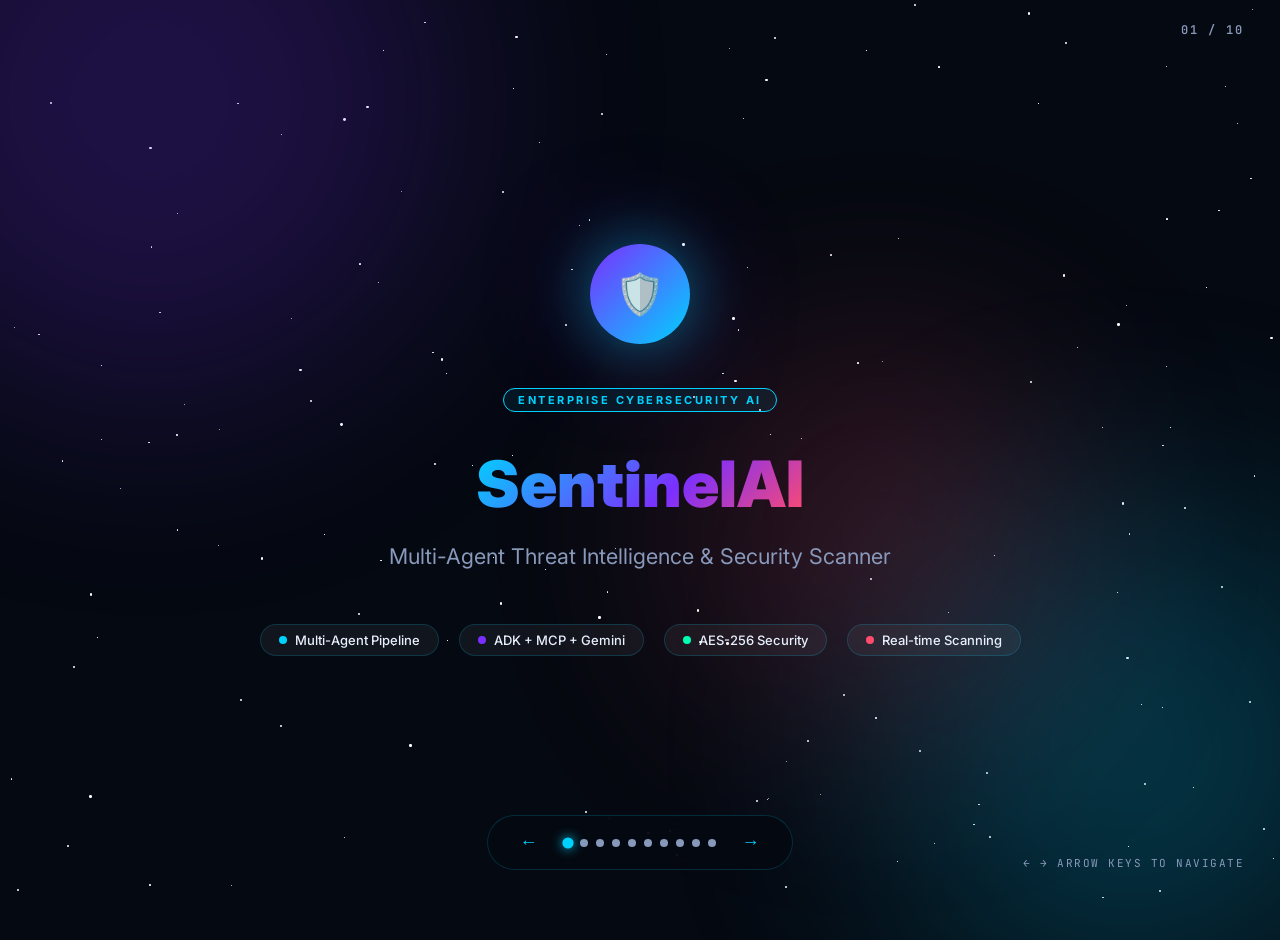
<file: index.html>
<!DOCTYPE html>
<html lang="en">
<head>
  <meta charset="UTF-8" />
  <meta name="viewport" content="width=device-width, initial-scale=1.0" />
  <title>SentinelAI – Enterprise Multi-Agent Threat Intelligence</title>
  <link rel="preconnect" href="https://fonts.googleapis.com" />
  <link href="https://fonts.googleapis.com/css2?family=Inter:wght@300;400;500;600;700;800;900&family=JetBrains+Mono:wght@400;600&display=swap" rel="stylesheet" />
  <style>
    *, *::before, *::after { box-sizing: border-box; margin: 0; padding: 0; }
    :root {
      --bg: #050911;
      --surface: rgba(255,255,255,0.04);
      --border: rgba(0,210,255,0.18);
      --accent1: #00d2ff;
      --accent2: #7b2fff;
      --accent3: #ff4b6e;
      --accent4: #00ffb3;
      --text: #e8f0fe;
      --muted: #8899bb;
      --card-bg: rgba(10,18,40,0.72);
    }
    html, body { width:100%;height:100%;background:var(--bg);font-family:'Inter',sans-serif;color:var(--text);overflow:hidden; }
    #stars { position:fixed;inset:0;z-index:0;pointer-events:none;overflow:hidden; }
    .star { position:absolute;border-radius:50%;background:white;animation:twinkle 4s infinite alternate; }
    @keyframes twinkle { 0%{opacity:.15;transform:scale(1)} 100%{opacity:.9;transform:scale(1.4)} }
    .blob { position:fixed;border-radius:50%;filter:blur(120px);opacity:.22;pointer-events:none;z-index:0;animation:drift 14s ease-in-out infinite alternate; }
    .blob1 { width:600px;height:600px;background:var(--accent2);top:-200px;left:-150px; }
    .blob2 { width:500px;height:500px;background:var(--accent1);bottom:-100px;right:-100px;animation-delay:-7s; }
    .blob3 { width:350px;height:350px;background:var(--accent3);top:40%;left:55%;animation-delay:-3s; }
    @keyframes drift { 0%{transform:translate(0,0) scale(1)} 100%{transform:translate(40px,30px) scale(1.08)} }
    #deck { position:relative;z-index:2;width:100%;height:100vh; }
    .slide { position:absolute;inset:0;display:flex;flex-direction:column;align-items:center;justify-content:center;padding:48px 80px;opacity:0;pointer-events:none;transition:opacity .55s cubic-bezier(.4,0,.2,1),transform .55s cubic-bezier(.4,0,.2,1);transform:translateY(40px); }
    .slide.active { opacity:1;pointer-events:all;transform:translateY(0); }
    .slide-num { position:absolute;top:22px;right:36px;font-size:12px;color:var(--muted);font-weight:600;letter-spacing:2px;font-family:'JetBrains Mono',monospace; }
    .tag { display:inline-block;padding:4px 14px;border-radius:99px;border:1px solid var(--accent1);color:var(--accent1);font-size:11px;font-weight:700;letter-spacing:2.5px;text-transform:uppercase;margin-bottom:18px;background:rgba(0,210,255,.07); }
    h1 { font-size:clamp(2.6rem,5vw,4.2rem);font-weight:900;line-height:1.05; }
    h2 { font-size:clamp(1.8rem,3vw,2.8rem);font-weight:800;line-height:1.1;margin-bottom:8px; }
    h3 { font-size:1.15rem;font-weight:700;margin-bottom:6px; }
    p { line-height:1.75;color:var(--muted); }
    .gradient-text { background:linear-gradient(135deg,var(--accent1) 0%,var(--accent2) 60%,var(--accent3) 100%);-webkit-background-clip:text;-webkit-text-fill-color:transparent;background-clip:text; }
    .glass { background:var(--card-bg);border:1px solid var(--border);border-radius:20px;backdrop-filter:blur(22px);-webkit-backdrop-filter:blur(22px); }
    #nav { position:fixed;bottom:30px;left:50%;transform:translateX(-50%);display:flex;align-items:center;gap:16px;background:rgba(5,9,17,.75);border:1px solid var(--border);border-radius:99px;padding:10px 22px;backdrop-filter:blur(20px);z-index:10; }
    #nav button { background:none;border:none;cursor:pointer;padding:6px 10px;color:var(--accent1);font-size:18px;border-radius:8px;transition:background .2s; }
    #nav button:hover { background:rgba(0,210,255,.12); }
    #progress-dots { display:flex;gap:8px;align-items:center; }
    .dot { width:8px;height:8px;border-radius:50%;background:var(--muted);cursor:pointer;transition:all .3s; }
    .dot.active { background:var(--accent1);transform:scale(1.4);box-shadow:0 0 8px var(--accent1); }
    #hint { position:fixed;bottom:30px;right:36px;color:var(--muted);font-size:11px;letter-spacing:1.5px;font-family:'JetBrains Mono',monospace;z-index:10; }
    /* Slide 1 */
    #s1 { text-align:center;gap:20px; }
    .logo-ring { width:100px;height:100px;border-radius:50%;background:linear-gradient(135deg,var(--accent2),var(--accent1));display:flex;align-items:center;justify-content:center;font-size:40px;margin:0 auto 24px;box-shadow:0 0 60px rgba(0,210,255,.45),0 0 120px rgba(123,47,255,.3);animation:pulse-ring 3s ease-in-out infinite; }
    @keyframes pulse-ring { 0%,100%{box-shadow:0 0 40px rgba(0,210,255,.4),0 0 80px rgba(123,47,255,.25)} 50%{box-shadow:0 0 80px rgba(0,210,255,.7),0 0 140px rgba(123,47,255,.5)} }
    .chip { display:flex;align-items:center;gap:8px;background:rgba(255,255,255,.05);border:1px solid var(--border);border-radius:99px;padding:7px 18px;font-size:13px;font-weight:500; }
    .chip-dot { width:8px;height:8px;border-radius:50%; }
    /* Slide 2 */
    .problem-grid { display:grid;grid-template-columns:1fr 1fr 1fr;gap:22px;width:100%;max-width:1100px;margin-top:32px; }
    .pcard { padding:28px 24px;border-radius:18px;border:1px solid var(--border);background:var(--card-bg);backdrop-filter:blur(20px);transition:transform .3s,border-color .3s; }
    .pcard:hover { transform:translateY(-6px);border-color:var(--accent1); }
    .pcard .icon { font-size:34px;margin-bottom:14px; }
    .stat { font-size:2.4rem;font-weight:900; }
    .stat-label { font-size:13px;color:var(--muted);margin-top:4px; }
    /* Slide 3 */
    .who-grid { display:grid;grid-template-columns:repeat(3,1fr);gap:20px;width:100%;max-width:1100px;margin-top:28px; }
    .who-card { padding:26px 22px;border-radius:18px;border:1px solid rgba(255,255,255,.08);background:var(--card-bg);backdrop-filter:blur(18px);transition:transform .3s,border-color .3s; }
    .who-card:hover { transform:translateY(-5px); }
    .who-card.c1:hover { border-color:var(--accent1); }
    .who-card.c2:hover { border-color:var(--accent2); }
    .who-card.c3:hover { border-color:var(--accent3); }
    .who-card.c4:hover { border-color:var(--accent4); }
    .who-card.c5:hover { border-color:#ffc800; }
    .who-card.c6:hover { border-color:#ff7832; }
    .who-icon { font-size:30px;margin-bottom:12px; }
    /* Slide 4 */
    .why-wrap { display:grid;grid-template-columns:1fr 1fr;gap:28px;width:100%;max-width:1000px;margin-top:28px; }
    .why-item { display:flex;gap:18px;align-items:flex-start;padding:22px;border-radius:16px;background:var(--card-bg);border:1px solid var(--border);backdrop-filter:blur(18px); }
    .why-bar { width:4px;border-radius:4px;flex-shrink:0;align-self:stretch; }
    /* Slide 5 */
    .arch-wrap { width:100%;max-width:1100px;margin-top:24px; }
    .pipeline { display:flex;align-items:stretch;gap:0;border-radius:18px;overflow:hidden;border:1px solid var(--border); }
    .pipe-stage { flex:1;padding:24px 18px;border-right:1px solid var(--border);background:var(--card-bg);text-align:center;transition:background .3s; }
    .pipe-stage:last-child { border-right:none; }
    .pipe-stage:hover { background:rgba(0,210,255,.07); }
    .pipe-num { font-size:11px;color:var(--accent1);font-weight:700;letter-spacing:2px;margin-bottom:8px; }
    .pipe-icon { font-size:28px;margin-bottom:10px; }
    .pipe-title { font-weight:700;font-size:.95rem;margin-bottom:6px; }
    .pipe-desc { font-size:.78rem;color:var(--muted);line-height:1.5; }
    .tech-row { display:flex;flex-wrap:wrap;gap:12px;margin-top:22px; }
    .tech-badge { padding:8px 18px;border-radius:99px;font-size:13px;font-weight:600;background:rgba(255,255,255,.05);border:1px solid var(--border); }
    /* Slide 6 */
    .agents-layout { display:flex;gap:28px;width:100%;max-width:1100px;margin-top:24px;align-items:flex-start; }
    .coord-card { background:linear-gradient(135deg,rgba(123,47,255,.25),rgba(0,210,255,.1));border:1px solid var(--accent2);border-radius:18px;padding:26px 20px;text-align:center;box-shadow:0 0 40px rgba(123,47,255,.25);width:220px;flex-shrink:0; }
    .workers-grid { flex:1;display:grid;grid-template-columns:1fr 1fr;gap:16px; }
    .worker-card { padding:20px 18px;border-radius:14px;background:var(--card-bg);border:1px solid var(--border);backdrop-filter:blur(16px);transition:border-color .3s,transform .3s; }
    .worker-card:hover { border-color:var(--accent1);transform:translateY(-4px); }
    .worker-label { font-size:10px;font-weight:700;letter-spacing:2px;color:var(--accent1);margin-bottom:6px; }
    /* Slide 7 */
    .tech-trio { display:grid;grid-template-columns:1fr 1fr 1fr;gap:24px;width:100%;max-width:1060px;margin-top:28px; }
    .trio-card { padding:30px 24px;border-radius:20px;background:var(--card-bg);border:1px solid var(--border);backdrop-filter:blur(20px);transition:transform .3s,border-color .3s,box-shadow .3s;text-align:center; }
    .trio-card:hover { transform:translateY(-8px); }
    .trio-card.adk:hover { border-color:var(--accent2);box-shadow:0 8px 40px rgba(123,47,255,.25); }
    .trio-card.mcp:hover { border-color:var(--accent1);box-shadow:0 8px 40px rgba(0,210,255,.25); }
    .trio-card.gem:hover { border-color:var(--accent4);box-shadow:0 8px 40px rgba(0,255,179,.25); }
    .trio-icon { font-size:44px;margin-bottom:16px; }
    .feat-list { list-style:none;margin-top:14px;text-align:left; }
    .feat-list li { font-size:13px;color:var(--muted);padding:5px 0;border-bottom:1px solid rgba(255,255,255,.05);display:flex;gap:8px;align-items:baseline; }
    .feat-list li::before { content:'▸';color:var(--accent1);flex-shrink:0; }
    /* Slide 8 */
    .tools-grid { display:grid;grid-template-columns:1fr 1fr;gap:24px;width:100%;max-width:1000px;margin-top:28px; }
    .tool-section { padding:26px 22px;border-radius:18px;background:var(--card-bg);border:1px solid var(--border);backdrop-filter:blur(18px); }
    .tool-item { display:flex;align-items:flex-start;gap:14px;padding:12px 0;border-bottom:1px solid rgba(255,255,255,.05); }
    .tool-item:last-child { border-bottom:none; }
    .tool-icon { font-size:22px;flex-shrink:0;margin-top:2px; }
    /* Slide 9 */
    .sec-grid { display:grid;grid-template-columns:1fr 1fr;gap:24px;width:100%;max-width:1000px;margin-top:28px; }
    .sec-card { padding:26px 22px;border-radius:18px;background:var(--card-bg);border:1px solid var(--border);backdrop-filter:blur(18px); }
    .sec-item { display:flex;gap:14px;align-items:flex-start;padding:11px 0;border-bottom:1px solid rgba(255,255,255,.05); }
    .sec-item:last-child { border-bottom:none; }
    .check { color:var(--accent4);font-size:16px;flex-shrink:0;margin-top:2px; }
    /* Slide 10 */
    #s10 { text-align:center;gap:24px; }
    .outro-grid { display:flex;gap:22px;flex-wrap:wrap;justify-content:center;margin-top:16px; }
    .outro-card { padding:22px 28px;border-radius:18px;background:var(--card-bg);border:1px solid var(--border);backdrop-filter:blur(18px);min-width:200px; }
    .outro-val { font-size:2rem;font-weight:900; }
    .cta-btn { display:inline-block;padding:14px 40px;border-radius:99px;font-weight:700;font-size:15px;cursor:pointer;background:linear-gradient(135deg,var(--accent2),var(--accent1));color:white;border:none;margin-top:24px;box-shadow:0 4px 30px rgba(0,210,255,.35);text-decoration:none;transition:transform .2s,box-shadow .2s; }
    .cta-btn:hover { transform:translateY(-3px);box-shadow:0 8px 40px rgba(0,210,255,.5); }
    .cta-btn-outline { display:inline-block;padding:14px 40px;border-radius:99px;font-weight:700;font-size:15px;cursor:pointer;background:transparent;color:var(--accent1);border:2px solid var(--accent1);margin-top:24px;margin-right:16px;text-decoration:none;transition:transform .2s,background .2s,box-shadow .2s; }
    .cta-btn-outline:hover { transform:translateY(-3px);background:rgba(0,210,255,.1);box-shadow:0 8px 40px rgba(0,210,255,.3); }
    /* Architecture Modal */
    #arch-modal { display:none;position:fixed;inset:0;z-index:100;background:rgba(5,9,17,.92);backdrop-filter:blur(12px);overflow-y:auto;padding:40px 20px; }
    #arch-modal.open { display:flex;flex-direction:column;align-items:center; }
    .modal-inner { width:100%;max-width:1100px;position:relative; }
    .modal-close { position:fixed;top:24px;right:32px;background:rgba(255,255,255,.08);border:1px solid var(--border);color:var(--text);font-size:22px;width:44px;height:44px;border-radius:50%;cursor:pointer;display:flex;align-items:center;justify-content:center;transition:background .2s,transform .2s;z-index:101; }
    .modal-close:hover { background:rgba(255,75,110,.2);transform:scale(1.1); }
    .modal-title { font-size:clamp(1.6rem,3vw,2.4rem);font-weight:800;margin-bottom:8px;text-align:center; }
    .modal-sub { color:var(--muted);text-align:center;margin-bottom:36px; }
    /* Diagram sections */
    .diag-section { margin-bottom:40px; }
    .diag-section-title { font-size:1rem;font-weight:700;color:var(--accent1);letter-spacing:2px;text-transform:uppercase;margin-bottom:16px;display:flex;align-items:center;gap:10px; }
    .diag-section-title::after { content:'';flex:1;height:1px;background:var(--border); }
    /* Pipeline diagram */
    .diag-pipeline { display:flex;align-items:stretch;gap:0;border-radius:18px;overflow:hidden;border:1px solid var(--border);margin-bottom:8px; }
    .diag-stage { flex:1;padding:22px 16px;border-right:1px solid var(--border);background:var(--card-bg);text-align:center;position:relative; }
    .diag-stage:last-child { border-right:none; }
    .diag-stage-num { font-size:10px;color:var(--accent1);font-weight:700;letter-spacing:2px;margin-bottom:8px;font-family:'JetBrains Mono',monospace; }
    .diag-stage-icon { font-size:30px;margin-bottom:10px; }
    .diag-stage-name { font-weight:700;font-size:.88rem;margin-bottom:6px; }
    .diag-stage-detail { font-size:.72rem;color:var(--muted);line-height:1.5; }
    .diag-arrow { display:flex;align-items:center;justify-content:center;font-size:20px;color:var(--accent1);padding:0 4px;flex-shrink:0;align-self:center; }
    /* Agent hierarchy */
    .diag-hierarchy { display:flex;flex-direction:column;align-items:center;gap:0; }
    .diag-coord { background:linear-gradient(135deg,rgba(123,47,255,.3),rgba(0,210,255,.15));border:2px solid var(--accent2);border-radius:18px;padding:20px 32px;text-align:center;box-shadow:0 0 40px rgba(123,47,255,.3);width:280px; }
    .diag-coord-label { font-size:10px;color:var(--accent2);font-weight:700;letter-spacing:2px;margin-bottom:6px; }
    .diag-connector { width:2px;height:30px;background:linear-gradient(180deg,var(--accent2),var(--accent1));margin:0 auto;opacity:.6; }
    .diag-workers-row { display:flex;gap:16px;justify-content:center;width:100%; }
    .diag-worker { background:var(--card-bg);border:1px solid var(--border);border-radius:14px;padding:18px 16px;text-align:center;flex:1;max-width:240px;transition:border-color .2s; }
    .diag-worker:hover { border-color:var(--accent1); }
    .diag-worker-label { font-size:10px;color:var(--accent1);font-weight:700;letter-spacing:1.5px;margin-bottom:6px; }
    .diag-worker-icon { font-size:26px;margin-bottom:8px; }
    .diag-worker-name { font-weight:700;font-size:.85rem;margin-bottom:4px; }
    .diag-worker-desc { font-size:.72rem;color:var(--muted);line-height:1.5; }
    .diag-branch-line { display:flex;justify-content:center;gap:16px;height:30px;position:relative; }
    .diag-branch-line::before { content:'';position:absolute;top:0;left:calc(12.5% + 8px);right:calc(12.5% + 8px);height:1px;background:linear-gradient(90deg,transparent,var(--accent1),transparent);opacity:.5; }
    .diag-branch-line .vline { width:1px;height:100%;background:var(--accent1);opacity:.4;flex:1;max-width:calc(25% - 8px); }
    /* Tech stack diagram */
    .diag-stack { display:grid;grid-template-columns:repeat(3,1fr);gap:16px; }
    .diag-layer { padding:20px;border-radius:14px;border:1px solid var(--border);background:var(--card-bg);backdrop-filter:blur(16px); }
    .diag-layer-title { font-size:.78rem;font-weight:700;letter-spacing:1.5px;text-transform:uppercase;margin-bottom:12px; }
    .diag-badge-row { display:flex;flex-wrap:wrap;gap:8px; }
    .diag-badge { padding:5px 12px;border-radius:99px;font-size:11px;font-weight:600;background:rgba(255,255,255,.06);border:1px solid var(--border); }
    /* Data flow */
    .diag-flow { display:flex;align-items:center;gap:0;overflow-x:auto;padding-bottom:8px; }
    .diag-flow-node { background:var(--card-bg);border:1px solid var(--border);border-radius:12px;padding:14px 16px;text-align:center;min-width:130px;flex-shrink:0; }
    .diag-flow-node-icon { font-size:22px;margin-bottom:6px; }
    .diag-flow-node-name { font-size:.78rem;font-weight:700;margin-bottom:4px; }
    .diag-flow-node-sub { font-size:.68rem;color:var(--muted); }
    .diag-flow-arrow { color:var(--accent1);font-size:18px;padding:0 8px;flex-shrink:0; }
  </style>
</head>
<body>
<div id="stars"></div>
<div class="blob blob1"></div>
<div class="blob blob2"></div>
<div class="blob blob3"></div>

<div id="deck">

  <!-- SLIDE 1: TITLE -->
  <div class="slide active" id="s1">
    <div class="slide-num">01 / 10</div>
    <div class="logo-ring">🛡️</div>
    <div class="tag">Enterprise Cybersecurity AI</div>
    <h1 class="gradient-text">SentinelAI</h1>
    <h2 style="font-size:1.35rem;font-weight:400;color:var(--muted);margin-top:8px">Multi-Agent Threat Intelligence &amp; Security Scanner</h2>
    <div style="display:flex;gap:20px;flex-wrap:wrap;justify-content:center;margin-top:28px">
      <div class="chip"><span class="chip-dot" style="background:var(--accent1)"></span>Multi-Agent Pipeline</div>
      <div class="chip"><span class="chip-dot" style="background:var(--accent2)"></span>ADK + MCP + Gemini</div>
      <div class="chip"><span class="chip-dot" style="background:var(--accent4)"></span>AES-256 Security</div>
      <div class="chip"><span class="chip-dot" style="background:var(--accent3)"></span>Real-time Scanning</div>
    </div>
  </div>

  <!-- SLIDE 2: PROBLEM -->
  <div class="slide" id="s2">
    <div class="slide-num">02 / 10</div>
    <div class="tag">The Problem</div>
    <h2>What Problem Exists?</h2>
    <p style="max-width:680px;text-align:center">Cyber threats escalate at unprecedented speed while organisations rely on fragmented, manual, slow security tools that cannot keep pace with the modern threat landscape.</p>
    <div class="problem-grid">
      <div class="pcard">
        <div class="icon">💸</div>
        <div class="stat gradient-text">$4.88M</div>
        <div class="stat-label">Average cost of a data breach in 2024 (IBM)</div>
        <p style="margin-top:12px;font-size:13px">Organisations lack automated, intelligent tools to detect vulnerabilities before attackers do.</p>
      </div>
      <div class="pcard">
        <div class="icon">⏱️</div>
        <div class="stat gradient-text">277 Days</div>
        <div class="stat-label">Average time to identify &amp; contain a breach</div>
        <p style="margin-top:12px;font-size:13px">Manual reconnaissance &amp; analysis processes are too slow to counter real-time attack vectors.</p>
      </div>
      <div class="pcard">
        <div class="icon">🧩</div>
        <div class="stat gradient-text">60%+</div>
        <div class="stat-label">SMBs lack dedicated security teams</div>
        <p style="margin-top:12px;font-size:13px">No affordable, autonomous intelligence tool exists for businesses without large security budgets.</p>
      </div>
    </div>
  </div>

  <!-- SLIDE 3: WHO FACES IT -->
  <div class="slide" id="s3">
    <div class="slide-num">03 / 10</div>
    <div class="tag">Target Audience</div>
    <h2>Who Faces This Problem?</h2>
    <p style="max-width:660px;text-align:center">SentinelAI is built for any organisation that stores, processes, or transmits sensitive data — regardless of size.</p>
    <div class="who-grid">
      <div class="who-card c1">
        <div class="who-icon">🏥</div>
        <h3>Healthcare Providers</h3>
        <p style="font-size:13px">Clinics storing PHI under HIPAA compliance with critical infrastructure exposures and ransomware targets.</p>
      </div>
      <div class="who-card c2">
        <div class="who-icon">🛒</div>
        <h3>E-Commerce Platforms</h3>
        <p style="font-size:13px">Online stores handling PCI-DSS regulated cardholder data vulnerable to SQL injection and payment fraud.</p>
      </div>
      <div class="who-card c3">
        <div class="who-icon">🏦</div>
        <h3>Financial Institutions</h3>
        <p style="font-size:13px">Banks and fintech firms with exposed APIs, misconfigured endpoints, and legacy-stack vulnerabilities.</p>
      </div>
      <div class="who-card c4">
        <div class="who-icon">🔐</div>
        <h3>Security Teams &amp; Pentesters</h3>
        <p style="font-size:13px">Red &amp; blue teams needing rapid, automated reconnaissance and CVE mapping during security audits.</p>
      </div>
      <div class="who-card c5">
        <div class="who-icon">🏢</div>
        <h3>SMBs &amp; Startups</h3>
        <p style="font-size:13px">Growing companies without dedicated security staff who need instant, actionable threat intelligence.</p>
      </div>
      <div class="who-card c6">
        <div class="who-icon">🎓</div>
        <h3>Research &amp; Education</h3>
        <p style="font-size:13px">Universities and labs with exposed research servers and sensitive academic intellectual property at risk.</p>
      </div>
    </div>
  </div>

  <!-- SLIDE 4: WHY IMPORTANT -->
  <div class="slide" id="s4">
    <div class="slide-num">04 / 10</div>
    <div class="tag">Impact &amp; Importance</div>
    <h2>Why Is This Important?</h2>
    <p style="max-width:680px;text-align:center">SentinelAI transforms reactive cybersecurity into a proactive, AI-driven intelligence operation.</p>
    <div class="why-wrap">
      <div class="why-item">
        <div class="why-bar" style="background:var(--accent1)"></div>
        <div><h3>Autonomous Threat Detection</h3><p style="font-size:13px">Replaces hours of manual pen-testing with a 4-agent AI pipeline completing recon-to-report in minutes, not days.</p></div>
      </div>
      <div class="why-item">
        <div class="why-bar" style="background:var(--accent2)"></div>
        <div><h3>Business Context Awareness</h3><p style="font-size:13px">Cross-references vulnerabilities against industry type — a database exposure carries different risk on a clinic vs. a dev server.</p></div>
      </div>
      <div class="why-item">
        <div class="why-bar" style="background:var(--accent3)"></div>
        <div><h3>Democratises Cybersecurity</h3><p style="font-size:13px">Delivers enterprise-grade threat intelligence to SMBs without needing a full Security Operations Centre (SOC).</p></div>
      </div>
      <div class="why-item">
        <div class="why-bar" style="background:var(--accent4)"></div>
        <div><h3>Compliance &amp; Risk Reporting</h3><p style="font-size:13px">Generates executive-ready reports translating technical CVEs into HIPAA, PCI-DSS, and business risk language.</p></div>
      </div>
      <div class="why-item" style="grid-column:span 2">
        <div class="why-bar" style="background:linear-gradient(180deg,var(--accent1),var(--accent2))"></div>
        <div><h3>Prevents $M+ in Breach Costs Through Early Detection</h3><p style="font-size:13px">By automating identification of misconfigurations, exposed ports, and outdated services before attackers exploit them, SentinelAI prevents breaches averaging $4.88M — turning security from a cost centre into a strategic advantage.</p></div>
      </div>
    </div>
  </div>

  <!-- SLIDE 5: ARCHITECTURE -->
  <div class="slide" id="s5">
    <div class="slide-num">05 / 10</div>
    <div class="tag">System Architecture</div>
    <h2>Multi-Agent Pipeline Architecture</h2>
    <div class="arch-wrap">
      <div class="pipeline">
        <div class="pipe-stage">
          <div class="pipe-num">STEP 01</div>
          <div class="pipe-icon">🌐</div>
          <div class="pipe-title">Live Network Scanner</div>
          <div class="pipe-desc">Socket connections · Port scanning · Banner grabs · DNS lookups</div>
        </div>
        <div class="pipe-stage">
          <div class="pipe-num">STEP 02</div>
          <div class="pipe-icon">🔭</div>
          <div class="pipe-title">Recon Agent</div>
          <div class="pipe-desc">Attack surface mapping · Service fingerprinting · SSL analysis</div>
        </div>
        <div class="pipe-stage">
          <div class="pipe-num">STEP 03</div>
          <div class="pipe-icon">🐛</div>
          <div class="pipe-title">Vulnerability Agent</div>
          <div class="pipe-desc">CVE matching · CVSS scoring · Misconfiguration detection</div>
        </div>
        <div class="pipe-stage">
          <div class="pipe-num">STEP 04</div>
          <div class="pipe-icon">📊</div>
          <div class="pipe-title">Risk Analysis Agent</div>
          <div class="pipe-desc">Business context · HIPAA / PCI-DSS · Impact scoring</div>
        </div>
        <div class="pipe-stage">
          <div class="pipe-num">STEP 05</div>
          <div class="pipe-icon">📝</div>
          <div class="pipe-title">Report Agent</div>
          <div class="pipe-desc">Executive Markdown · Structured JSON · Actionable remediation</div>
        </div>
      </div>
      <div class="tech-row">
        <div class="tech-badge" style="border-color:var(--accent2);color:var(--accent2)">🐍 Python 3 + FastAPI</div>
        <div class="tech-badge" style="border-color:var(--accent1);color:var(--accent1)">⚡ Uvicorn ASGI</div>
        <div class="tech-badge" style="border-color:var(--accent4);color:var(--accent4)">🤖 Gemini LLM</div>
        <div class="tech-badge" style="border-color:var(--accent3);color:var(--accent3)">🔗 MCP Protocol</div>
        <div class="tech-badge">🐳 Docker</div>
        <div class="tech-badge">🔐 AES-256 GCM</div>
        <div class="tech-badge">🌐 Vanilla JS UI</div>
      </div>
    </div>
  </div>

  <!-- SLIDE 6: COORDINATOR + WORKER AGENTS -->
  <div class="slide" id="s6">
    <div class="slide-num">06 / 10</div>
    <div class="tag">Agent Design</div>
    <h2>Coordinator &amp; Worker Agents</h2>
    <div class="agents-layout">
      <div>
        <div class="coord-card">
          <div style="font-size:38px;margin-bottom:14px">🧠</div>
          <h3 style="color:var(--accent2)">Coordinator Agent</h3>
          <p style="font-size:12px;margin-top:10px;line-height:1.6">Orchestrates the full pipeline · Routes data between agents · Manages state · Enforces sequence &amp; error handling</p>
          <div style="margin-top:14px;font-size:11px;color:var(--muted);font-family:'JetBrains Mono',monospace">adk.py · AgentPipeline</div>
        </div>
        <div style="display:flex;flex-direction:column;align-items:center;margin-top:8px;gap:4px">
          <div style="width:2px;height:20px;background:linear-gradient(180deg,var(--accent2),var(--accent1));opacity:.5"></div>
          <div style="font-size:11px;color:var(--muted)">dispatches</div>
          <div style="width:2px;height:20px;background:linear-gradient(180deg,var(--accent1),var(--accent4));opacity:.5"></div>
        </div>
      </div>
      <div class="workers-grid">
        <div class="worker-card">
          <div class="worker-label">WORKER AGENT 01</div>
          <div style="font-size:24px;margin-bottom:8px">🔭</div>
          <h3>Reconnaissance Agent</h3>
          <p style="font-size:12px;margin-top:6px">Performs port scans, banner grabbing, DNS record analysis, and SSL certificate inspection to map the full attack surface.</p>
        </div>
        <div class="worker-card">
          <div class="worker-label">WORKER AGENT 02</div>
          <div style="font-size:24px;margin-bottom:8px">🐛</div>
          <h3>Vulnerability Agent</h3>
          <p style="font-size:12px;margin-top:6px">Cross-references discovered services with known CVEs, misconfigurations, and severity classifications using Gemini.</p>
        </div>
        <div class="worker-card">
          <div class="worker-label">WORKER AGENT 03</div>
          <div style="font-size:24px;margin-bottom:8px">📊</div>
          <h3>Risk Analysis Agent</h3>
          <p style="font-size:12px;margin-top:6px">Contextualises technical findings against business type (healthcare, fintech, e-commerce) to produce risk scores and compliance flags.</p>
        </div>
        <div class="worker-card">
          <div class="worker-label">WORKER AGENT 04</div>
          <div style="font-size:24px;margin-bottom:8px">📝</div>
          <h3>Report Generation Agent</h3>
          <p style="font-size:12px;margin-top:6px">Synthesises all agent outputs into a structured executive Markdown report with CVSS summaries and remediation steps.</p>
        </div>
      </div>
    </div>
  </div>

  <!-- SLIDE 7: ADK + MCP + GEMINI -->
  <div class="slide" id="s7">
    <div class="slide-num">07 / 10</div>
    <div class="tag">Core Technologies</div>
    <h2>ADK · MCP Server · Gemini</h2>
    <div class="tech-trio">
      <div class="trio-card adk">
        <div class="trio-icon">⚙️</div>
        <h3 style="color:var(--accent2)">Agent Development Kit (ADK)</h3>
        <p style="font-size:13px;margin-top:8px">Custom-built orchestration framework defining Agent, Task &amp; Workflow abstractions for the multi-agent pipeline.</p>
        <ul class="feat-list">
          <li>Modular agent definition &amp; sequencing</li>
          <li>Task context passing between agents</li>
          <li>Error isolation per agent stage</li>
          <li>Extendable workflow engine</li>
          <li>adk.py · agents.py integration</li>
        </ul>
      </div>
      <div class="trio-card mcp">
        <div class="trio-icon">🔌</div>
        <h3 style="color:var(--accent1)">MCP Server</h3>
        <p style="font-size:13px;margin-top:8px">FastMCP-powered server exposing SentinelAI scans directly to AI agentic workflows and MCP-compatible clients.</p>
        <ul class="feat-list">
          <li>run_security_scan tool exposed</li>
          <li>run_custom_security_scan tool</li>
          <li>Compatible with Claude Desktop</li>
          <li>Works with Gemini IDEs</li>
          <li>Enables agent-to-agent calling</li>
        </ul>
      </div>
      <div class="trio-card gem">
        <div class="trio-icon">🤖</div>
        <h3 style="color:var(--accent4)">Gemini LLM</h3>
        <p style="font-size:13px;margin-top:8px">Google Generative AI (Gemini) powers all four agents — enabling natural language vulnerability analysis and report generation.</p>
        <ul class="feat-list">
          <li>CVE reasoning &amp; mapping</li>
          <li>Business risk contextualisation</li>
          <li>Executive report authoring</li>
          <li>AES-256 encrypted API key storage</li>
          <li>google-generativeai SDK</li>
        </ul>
      </div>
    </div>
  </div>

  <!-- SLIDE 8: EXTERNAL TOOLS + DATABASE -->
  <div class="slide" id="s8">
    <div class="slide-num">08 / 10</div>
    <div class="tag">Tools &amp; Data</div>
    <h2>External Tools &amp; Database</h2>
    <div class="tools-grid">
      <div class="tool-section">
        <h3 style="color:var(--accent1);margin-bottom:16px">🔧 External Tools &amp; Integrations</h3>
        <div class="tool-item">
          <div class="tool-icon">🌐</div>
          <div><h3 style="font-size:.9rem">Custom Socket Scanner</h3><p style="font-size:12px">Raw TCP socket connections for port probing and service banner grabbing on target hosts</p></div>
        </div>
        <div class="tool-item">
          <div class="tool-icon">🔍</div>
          <div><h3 style="font-size:.9rem">DNSPython Library</h3><p style="font-size:12px">DNS record enumeration — A, MX, TXT, SPF, DMARC — for email security &amp; domain intelligence</p></div>
        </div>
        <div class="tool-item">
          <div class="tool-icon">🔒</div>
          <div><h3 style="font-size:.9rem">Python Cryptography</h3><p style="font-size:12px">PBKDF2HMAC key derivation + AES-256-GCM encryption for secure API credential storage</p></div>
        </div>
        <div class="tool-item">
          <div class="tool-icon">⚡</div>
          <div><h3 style="font-size:.9rem">FastAPI + Uvicorn</h3><p style="font-size:12px">High-performance async REST API endpoints with rate limiting via TokenBucketRateLimiter</p></div>
        </div>
        <div class="tool-item">
          <div class="tool-icon">🐳</div>
          <div><h3 style="font-size:.9rem">Docker &amp; Docker Compose</h3><p style="font-size:12px">Containerised deployment for isolated, reproducible environments — local or cloud</p></div>
        </div>
      </div>
      <div class="tool-section">
        <h3 style="color:var(--accent4);margin-bottom:16px">🗄️ Database &amp; Data Stores</h3>
        <div class="tool-item">
          <div class="tool-icon">📦</div>
          <div><h3 style="font-size:.9rem">Mock Business Profile DB</h3><p style="font-size:12px">Predefined profiles (e-commerce, clinic, fintech) with realistic port &amp; service configurations for testing scans</p></div>
        </div>
        <div class="tool-item">
          <div class="tool-icon">🔐</div>
          <div><h3 style="font-size:.9rem">.env.enc Encrypted Store</h3><p style="font-size:12px">AES-256-GCM encrypted file storage for API credentials — decrypted at runtime with PBKDF2 password key</p></div>
        </div>
        <div class="tool-item">
          <div class="tool-icon">📋</div>
          <div><h3 style="font-size:.9rem">CVE Knowledge Base</h3><p style="font-size:12px">Gemini's trained knowledge base of CVEs, CVSS scores, and exploit contexts used for vulnerability mapping</p></div>
        </div>
        <div class="tool-item">
          <div class="tool-icon">📄</div>
          <div><h3 style="font-size:.9rem">JSON + Markdown Report Store</h3><p style="font-size:12px">Structured JSON &amp; Markdown outputs stored per scan — exportable for CI/CD pipelines, dashboards &amp; stakeholders</p></div>
        </div>
      </div>
    </div>
  </div>

  <!-- SLIDE 9: SECURITY + DEPLOYMENT -->
  <div class="slide" id="s9">
    <div class="slide-num">09 / 10</div>
    <div class="tag">Security &amp; Deployment</div>
    <h2>Built-in Security &amp; Deployment</h2>
    <div class="sec-grid">
      <div class="sec-card">
        <h3 style="color:var(--accent3);margin-bottom:16px">🛡️ Security Hardening</h3>
        <div class="sec-item"><span class="check">✔</span><div><strong>Input Validation</strong> — Strict regex checks on domain syntax, IP formats, port lists to block injection attacks</div></div>
        <div class="sec-item"><span class="check">✔</span><div><strong>Rate Limiting</strong> — TokenBucketRateLimiter prevents API exhaustion and brute-force abuse</div></div>
        <div class="sec-item"><span class="check">✔</span><div><strong>AES-256-GCM Encryption</strong> — API keys never stored in plaintext; protected with PBKDF2HMAC key derivation</div></div>
        <div class="sec-item"><span class="check">✔</span><div><strong>Sandboxed Scanning</strong> — Network scanner isolated from backend logic to prevent privilege escalation</div></div>
        <div class="sec-item"><span class="check">✔</span><div><strong>Error Containment</strong> — Each agent stage isolated; one failure does not cascade the pipeline</div></div>
      </div>
      <div class="sec-card">
        <h3 style="color:var(--accent1);margin-bottom:16px">🚀 Deployment Interfaces</h3>
        <div class="sec-item"><span class="check" style="color:var(--accent1)">🌐</span><div><strong>Web Dashboard</strong> — Glassmorphic premium UI with real-time scan results, risk scores &amp; visual metrics</div></div>
        <div class="sec-item"><span class="check" style="color:var(--accent1)">💻</span><div><strong>CLI Tool</strong> — backend/cli.py for terminal-first workflows; supports --profile and --output flags</div></div>
        <div class="sec-item"><span class="check" style="color:var(--accent1)">🔌</span><div><strong>MCP Server</strong> — Expose scans to Claude Desktop, Gemini IDEs, and any MCP-compatible agent workflow</div></div>
        <div class="sec-item"><span class="check" style="color:var(--accent1)">🐳</span><div><strong>Docker Deployment</strong> — docker-compose up --build; runs offline at localhost:8000 in minutes</div></div>
        <div class="sec-item"><span class="check" style="color:var(--accent1)">☁️</span><div><strong>Vercel Cloud Deploy</strong> — Live at sentinel-ai-virid.vercel.app — try without any local setup</div></div>
      </div>
    </div>
  </div>

  <!-- SLIDE 10: OUTRO -->
  <div class="slide" id="s10">
    <div class="slide-num">10 / 10</div>
    <div class="logo-ring" style="width:80px;height:80px;font-size:32px">🛡️</div>
    <div class="tag">Summary</div>
    <h1 class="gradient-text">SentinelAI</h1>
    <p style="max-width:600px;text-align:center;font-size:1rem;margin-top:8px">Autonomous. Intelligent. Proactive.<br/>Your AI-powered security command centre — from recon to executive report in minutes.</p>
    <div class="outro-grid">
      <div class="outro-card"><div class="outro-val gradient-text">4</div><div style="font-size:13px;color:var(--muted);margin-top:4px">Autonomous AI Agents</div></div>
      <div class="outro-card"><div class="outro-val gradient-text">3</div><div style="font-size:13px;color:var(--muted);margin-top:4px">Access Interfaces</div></div>
      <div class="outro-card"><div class="outro-val gradient-text">AES‑256</div><div style="font-size:13px;color:var(--muted);margin-top:4px">Credential Security</div></div>
      <div class="outro-card"><div class="outro-val gradient-text">∞</div><div style="font-size:13px;color:var(--muted);margin-top:4px">Scalable Scanning</div></div>
    </div>
    <div style="display:flex;gap:16px;flex-wrap:wrap;justify-content:center;margin-top:8px">
      <button class="cta-btn-outline" onclick="openArchModal()">🗺️ View Architecture Diagrams</button>
      <a href="https://sentinel-ai-virid.vercel.app/" target="_blank" class="cta-btn">🚀 Launch SentinelAI</a>
    </div>
  </div>

</div>

<!-- Architecture Modal -->
<div id="arch-modal" role="dialog" aria-modal="true" aria-label="Architecture Diagrams">
  <button class="modal-close" onclick="closeArchModal()" title="Close">✕</button>
  <div class="modal-inner">
    <div class="modal-title gradient-text">Architecture Diagrams</div>
    <p class="modal-sub">Visual overview of SentinelAI's multi-agent pipeline, agent hierarchy, tech stack, and data flow.</p>

    <!-- 1. Pipeline Flow -->
    <div class="diag-section">
      <div class="diag-section-title">Multi-Agent Pipeline</div>
      <div class="diag-pipeline">
        <div class="diag-stage" style="border-top:3px solid var(--accent1)">
          <div class="diag-stage-num">STEP 01</div>
          <div class="diag-stage-icon">🌐</div>
          <div class="diag-stage-name">Live Network Scanner</div>
          <div class="diag-stage-detail">Socket connections · Port scanning · Banner grabs · DNS lookups</div>
        </div>
        <div class="diag-stage" style="border-top:3px solid var(--accent2)">
          <div class="diag-stage-num">STEP 02</div>
          <div class="diag-stage-icon">🔭</div>
          <div class="diag-stage-name">Recon Agent</div>
          <div class="diag-stage-detail">Attack surface mapping · Service fingerprinting · SSL analysis</div>
        </div>
        <div class="diag-stage" style="border-top:3px solid var(--accent3)">
          <div class="diag-stage-num">STEP 03</div>
          <div class="diag-stage-icon">🐛</div>
          <div class="diag-stage-name">Vulnerability Agent</div>
          <div class="diag-stage-detail">CVE matching · CVSS scoring · Misconfiguration detection</div>
        </div>
        <div class="diag-stage" style="border-top:3px solid var(--accent4)">
          <div class="diag-stage-num">STEP 04</div>
          <div class="diag-stage-icon">📊</div>
          <div class="diag-stage-name">Risk Analysis Agent</div>
          <div class="diag-stage-detail">Business context · HIPAA / PCI-DSS · Impact scoring</div>
        </div>
        <div class="diag-stage" style="border-top:3px solid #ffc800">
          <div class="diag-stage-num">STEP 05</div>
          <div class="diag-stage-icon">📝</div>
          <div class="diag-stage-name">Report Agent</div>
          <div class="diag-stage-detail">Executive Markdown · Structured JSON · Actionable remediation</div>
        </div>
      </div>
      <div style="display:flex;justify-content:center;gap:6px;margin-top:8px">
        <span style="display:inline-block;width:14px;height:3px;border-radius:2px;background:var(--accent1)"></span>
        <span style="display:inline-block;width:14px;height:3px;border-radius:2px;background:var(--accent2)"></span>
        <span style="display:inline-block;width:14px;height:3px;border-radius:2px;background:var(--accent3)"></span>
        <span style="display:inline-block;width:14px;height:3px;border-radius:2px;background:var(--accent4)"></span>
        <span style="display:inline-block;width:14px;height:3px;border-radius:2px;background:#ffc800"></span>
      </div>
    </div>

    <!-- 2. Agent Hierarchy -->
    <div class="diag-section">
      <div class="diag-section-title">Agent Hierarchy</div>
      <div class="diag-hierarchy">
        <div class="diag-coord">
          <div style="font-size:32px;margin-bottom:10px">🧠</div>
          <div class="diag-coord-label">COORDINATOR AGENT</div>
          <div style="font-weight:700;font-size:.95rem">AgentPipeline (adk.py)</div>
          <div style="font-size:.75rem;color:var(--muted);margin-top:6px;line-height:1.6">Orchestrates · Routes data · Manages state · Error handling</div>
        </div>
        <div class="diag-connector"></div>
        <div class="diag-branch-line">
          <div class="vline"></div>
          <div class="vline"></div>
          <div class="vline"></div>
          <div class="vline"></div>
        </div>
        <div class="diag-workers-row">
          <div class="diag-worker" style="border-top:2px solid var(--accent1)">
            <div class="diag-worker-label">WORKER 01</div>
            <div class="diag-worker-icon">🔭</div>
            <div class="diag-worker-name">Recon Agent</div>
            <div class="diag-worker-desc">Port scans · DNS records · SSL certs · Banner grabbing</div>
          </div>
          <div class="diag-worker" style="border-top:2px solid var(--accent2)">
            <div class="diag-worker-label">WORKER 02</div>
            <div class="diag-worker-icon">🐛</div>
            <div class="diag-worker-name">Vulnerability Agent</div>
            <div class="diag-worker-desc">CVE cross-reference · CVSS scoring · Gemini reasoning</div>
          </div>
          <div class="diag-worker" style="border-top:2px solid var(--accent3)">
            <div class="diag-worker-label">WORKER 03</div>
            <div class="diag-worker-icon">📊</div>
            <div class="diag-worker-name">Risk Analysis Agent</div>
            <div class="diag-worker-desc">Business context · Compliance flags · Risk scores</div>
          </div>
          <div class="diag-worker" style="border-top:2px solid var(--accent4)">
            <div class="diag-worker-label">WORKER 04</div>
            <div class="diag-worker-icon">📝</div>
            <div class="diag-worker-name">Report Agent</div>
            <div class="diag-worker-desc">Markdown report · JSON output · Remediation steps</div>
          </div>
        </div>
      </div>
    </div>

    <!-- 3. Data Flow -->
    <div class="diag-section">
      <div class="diag-section-title">Data Flow</div>
      <div class="diag-flow">
        <div class="diag-flow-node" style="border-color:var(--accent1)">
          <div class="diag-flow-node-icon">👤</div>
          <div class="diag-flow-node-name">User Input</div>
          <div class="diag-flow-node-sub">Domain / IP / Profile</div>
        </div>
        <div class="diag-flow-arrow">→</div>
        <div class="diag-flow-node" style="border-color:var(--accent2)">
          <div class="diag-flow-node-icon">🌐</div>
          <div class="diag-flow-node-name">Network Scanner</div>
          <div class="diag-flow-node-sub">Raw port &amp; service data</div>
        </div>
        <div class="diag-flow-arrow">→</div>
        <div class="diag-flow-node" style="border-color:var(--accent1)">
          <div class="diag-flow-node-icon">🔭</div>
          <div class="diag-flow-node-name">Recon Agent</div>
          <div class="diag-flow-node-sub">Attack surface map</div>
        </div>
        <div class="diag-flow-arrow">→</div>
        <div class="diag-flow-node" style="border-color:var(--accent3)">
          <div class="diag-flow-node-icon">🐛</div>
          <div class="diag-flow-node-name">Vuln Agent</div>
          <div class="diag-flow-node-sub">CVE list + CVSS</div>
        </div>
        <div class="diag-flow-arrow">→</div>
        <div class="diag-flow-node" style="border-color:var(--accent4)">
          <div class="diag-flow-node-icon">📊</div>
          <div class="diag-flow-node-name">Risk Agent</div>
          <div class="diag-flow-node-sub">Risk scores + compliance</div>
        </div>
        <div class="diag-flow-arrow">→</div>
        <div class="diag-flow-node" style="border-color:#ffc800">
          <div class="diag-flow-node-icon">📝</div>
          <div class="diag-flow-node-name">Report Agent</div>
          <div class="diag-flow-node-sub">Final MD + JSON report</div>
        </div>
        <div class="diag-flow-arrow">→</div>
        <div class="diag-flow-node" style="border-color:var(--accent2)">
          <div class="diag-flow-node-icon">📤</div>
          <div class="diag-flow-node-name">Output</div>
          <div class="diag-flow-node-sub">Web / CLI / MCP</div>
        </div>
      </div>
    </div>

    <!-- 4. Tech Stack -->
    <div class="diag-section">
      <div class="diag-section-title">Technology Stack</div>
      <div class="diag-stack">
        <div class="diag-layer" style="border-color:var(--accent1)">
          <div class="diag-layer-title" style="color:var(--accent1)">🌐 Frontend</div>
          <div class="diag-badge-row">
            <span class="diag-badge" style="border-color:var(--accent1);color:var(--accent1)">Vanilla JS</span>
            <span class="diag-badge" style="border-color:var(--accent1);color:var(--accent1)">HTML5</span>
            <span class="diag-badge" style="border-color:var(--accent1);color:var(--accent1)">CSS3</span>
            <span class="diag-badge" style="border-color:var(--accent1);color:var(--accent1)">Glassmorphism UI</span>
          </div>
        </div>
        <div class="diag-layer" style="border-color:var(--accent2)">
          <div class="diag-layer-title" style="color:var(--accent2)">⚙️ Backend</div>
          <div class="diag-badge-row">
            <span class="diag-badge" style="border-color:var(--accent2);color:var(--accent2)">Python 3</span>
            <span class="diag-badge" style="border-color:var(--accent2);color:var(--accent2)">FastAPI</span>
            <span class="diag-badge" style="border-color:var(--accent2);color:var(--accent2)">Uvicorn ASGI</span>
            <span class="diag-badge" style="border-color:var(--accent2);color:var(--accent2)">FastMCP</span>
          </div>
        </div>
        <div class="diag-layer" style="border-color:var(--accent4)">
          <div class="diag-layer-title" style="color:var(--accent4)">🤖 AI & Security</div>
          <div class="diag-badge-row">
            <span class="diag-badge" style="border-color:var(--accent4);color:var(--accent4)">Gemini LLM</span>
            <span class="diag-badge" style="border-color:var(--accent4);color:var(--accent4)">AES-256-GCM</span>
            <span class="diag-badge" style="border-color:var(--accent4);color:var(--accent4)">PBKDF2HMAC</span>
            <span class="diag-badge" style="border-color:var(--accent4);color:var(--accent4)">MCP Protocol</span>
          </div>
        </div>
        <div class="diag-layer" style="border-color:var(--accent3)">
          <div class="diag-layer-title" style="color:var(--accent3)">🔧 Scanning Tools</div>
          <div class="diag-badge-row">
            <span class="diag-badge" style="border-color:var(--accent3);color:var(--accent3)">Socket Scanner</span>
            <span class="diag-badge" style="border-color:var(--accent3);color:var(--accent3)">DNSPython</span>
            <span class="diag-badge" style="border-color:var(--accent3);color:var(--accent3)">SSL Module</span>
            <span class="diag-badge" style="border-color:var(--accent3);color:var(--accent3)">Cryptography</span>
          </div>
        </div>
        <div class="diag-layer" style="border-color:#ffc800">
          <div class="diag-layer-title" style="color:#ffc800">🚀 Deployment</div>
          <div class="diag-badge-row">
            <span class="diag-badge" style="border-color:#ffc800;color:#ffc800">Docker</span>
            <span class="diag-badge" style="border-color:#ffc800;color:#ffc800">Docker Compose</span>
            <span class="diag-badge" style="border-color:#ffc800;color:#ffc800">Vercel Cloud</span>
          </div>
        </div>
        <div class="diag-layer" style="border-color:var(--muted)">
          <div class="diag-layer-title" style="color:var(--muted)">📤 Interfaces</div>
          <div class="diag-badge-row">
            <span class="diag-badge">Web Dashboard</span>
            <span class="diag-badge">CLI (cli.py)</span>
            <span class="diag-badge">MCP Server</span>
            <span class="diag-badge">REST API</span>
          </div>
        </div>
      </div>
    </div>

    <div style="text-align:center;padding-bottom:20px">
      <button onclick="closeArchModal()" class="cta-btn" style="margin-top:0">✕ Close Diagrams</button>
    </div>
  </div>
</div>

<!-- Navigation -->
<div id="nav">
  <button onclick="go(-1)">&#8592;</button>
  <div id="progress-dots"></div>
  <button onclick="go(1)">&#8594;</button>
</div>
<div id="hint">← → ARROW KEYS TO NAVIGATE</div>

<script>
  const starContainer = document.getElementById('stars');
  for (let i = 0; i < 160; i++) {
    const s = document.createElement('div');
    s.className = 'star';
    const size = Math.random() * 2.4 + .4;
    s.style.cssText = `width:${size}px;height:${size}px;top:${Math.random()*100}%;left:${Math.random()*100}%;animation-delay:${Math.random()*5}s;animation-duration:${3+Math.random()*4}s;`;
    starContainer.appendChild(s);
  }
  const slides = document.querySelectorAll('.slide');
  const dotsContainer = document.getElementById('progress-dots');
  let cur = 0;
  slides.forEach((_,i) => {
    const d = document.createElement('div');
    d.className = 'dot' + (i===0?' active':'');
    d.onclick = () => jump(i);
    dotsContainer.appendChild(d);
  });
  function go(dir) { jump(cur+dir); }
  function jump(target) {
    if (target < 0 || target >= slides.length) return;
    slides[cur].classList.remove('active');
    slides[target].classList.add('active');
    document.querySelectorAll('.dot').forEach((d,i) => d.classList.toggle('active', i===target));
    cur = target;
  }
  document.addEventListener('keydown', e => {
    const modal = document.getElementById('arch-modal');
    if (modal.classList.contains('open')) {
      if (e.key === 'Escape') closeArchModal();
      return;
    }
    if (e.key==='ArrowRight'||e.key==='ArrowDown') go(1);
    if (e.key==='ArrowLeft'||e.key==='ArrowUp') go(-1);
  });
  function openArchModal() {
    const m = document.getElementById('arch-modal');
    m.classList.add('open');
    m.scrollTop = 0;
    document.body.style.overflow = 'hidden';
  }
  function closeArchModal() {
    document.getElementById('arch-modal').classList.remove('open');
    document.body.style.overflow = '';
  }
  document.getElementById('arch-modal').addEventListener('click', function(e) {
    if (e.target === this) closeArchModal();
  });
</script>
</body>
</html>
</file>
